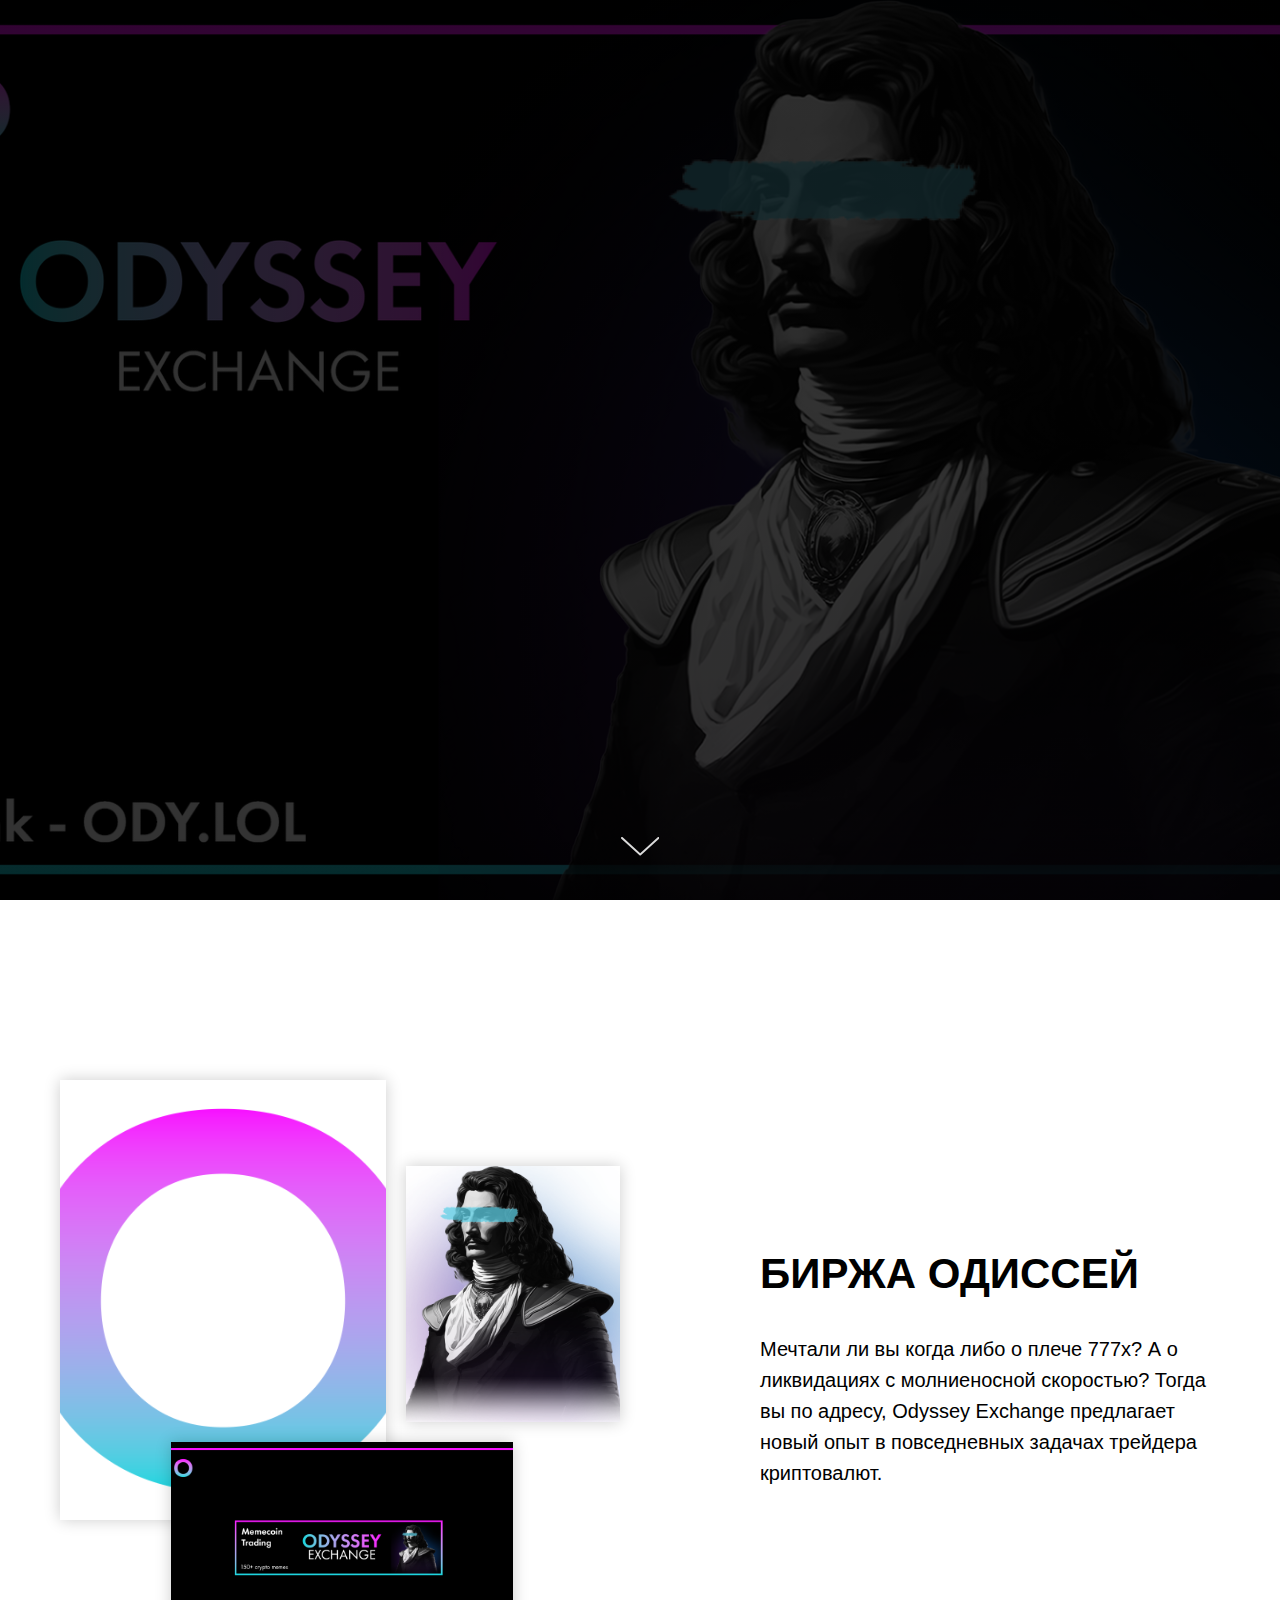
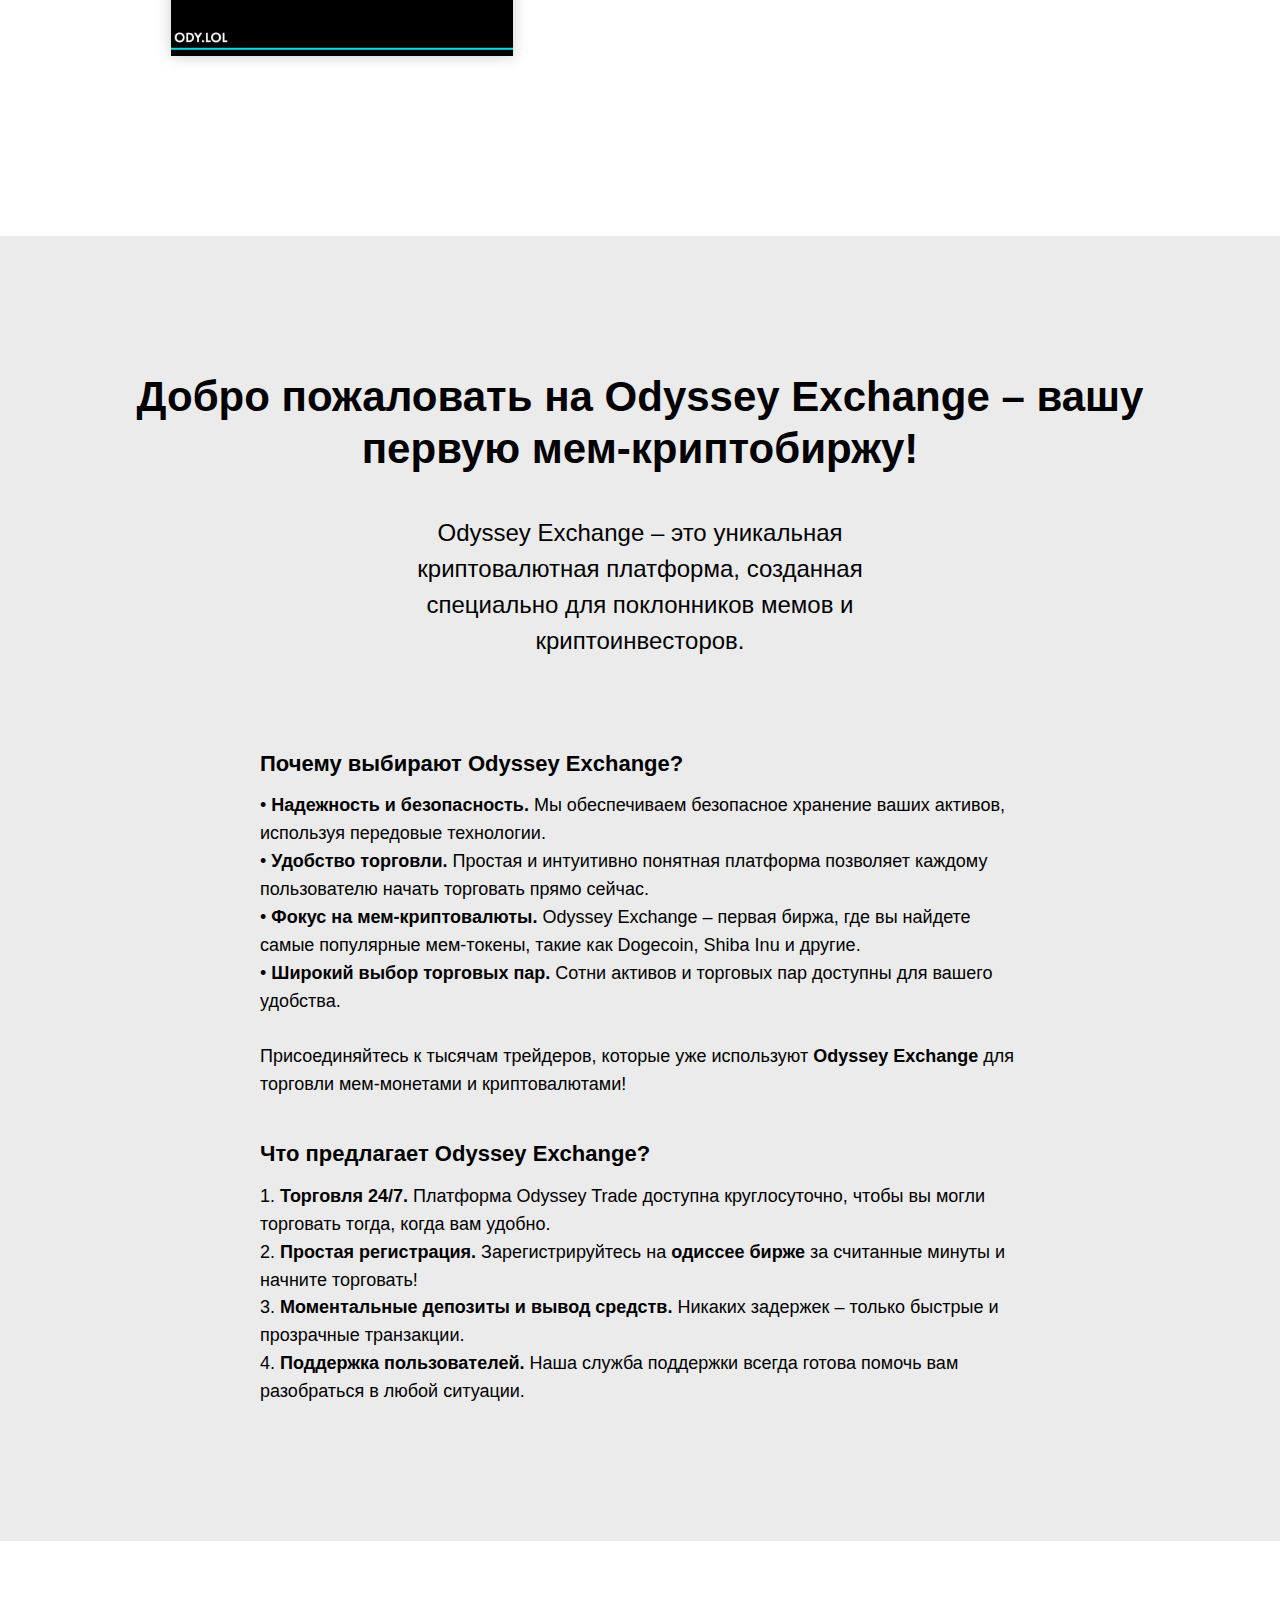
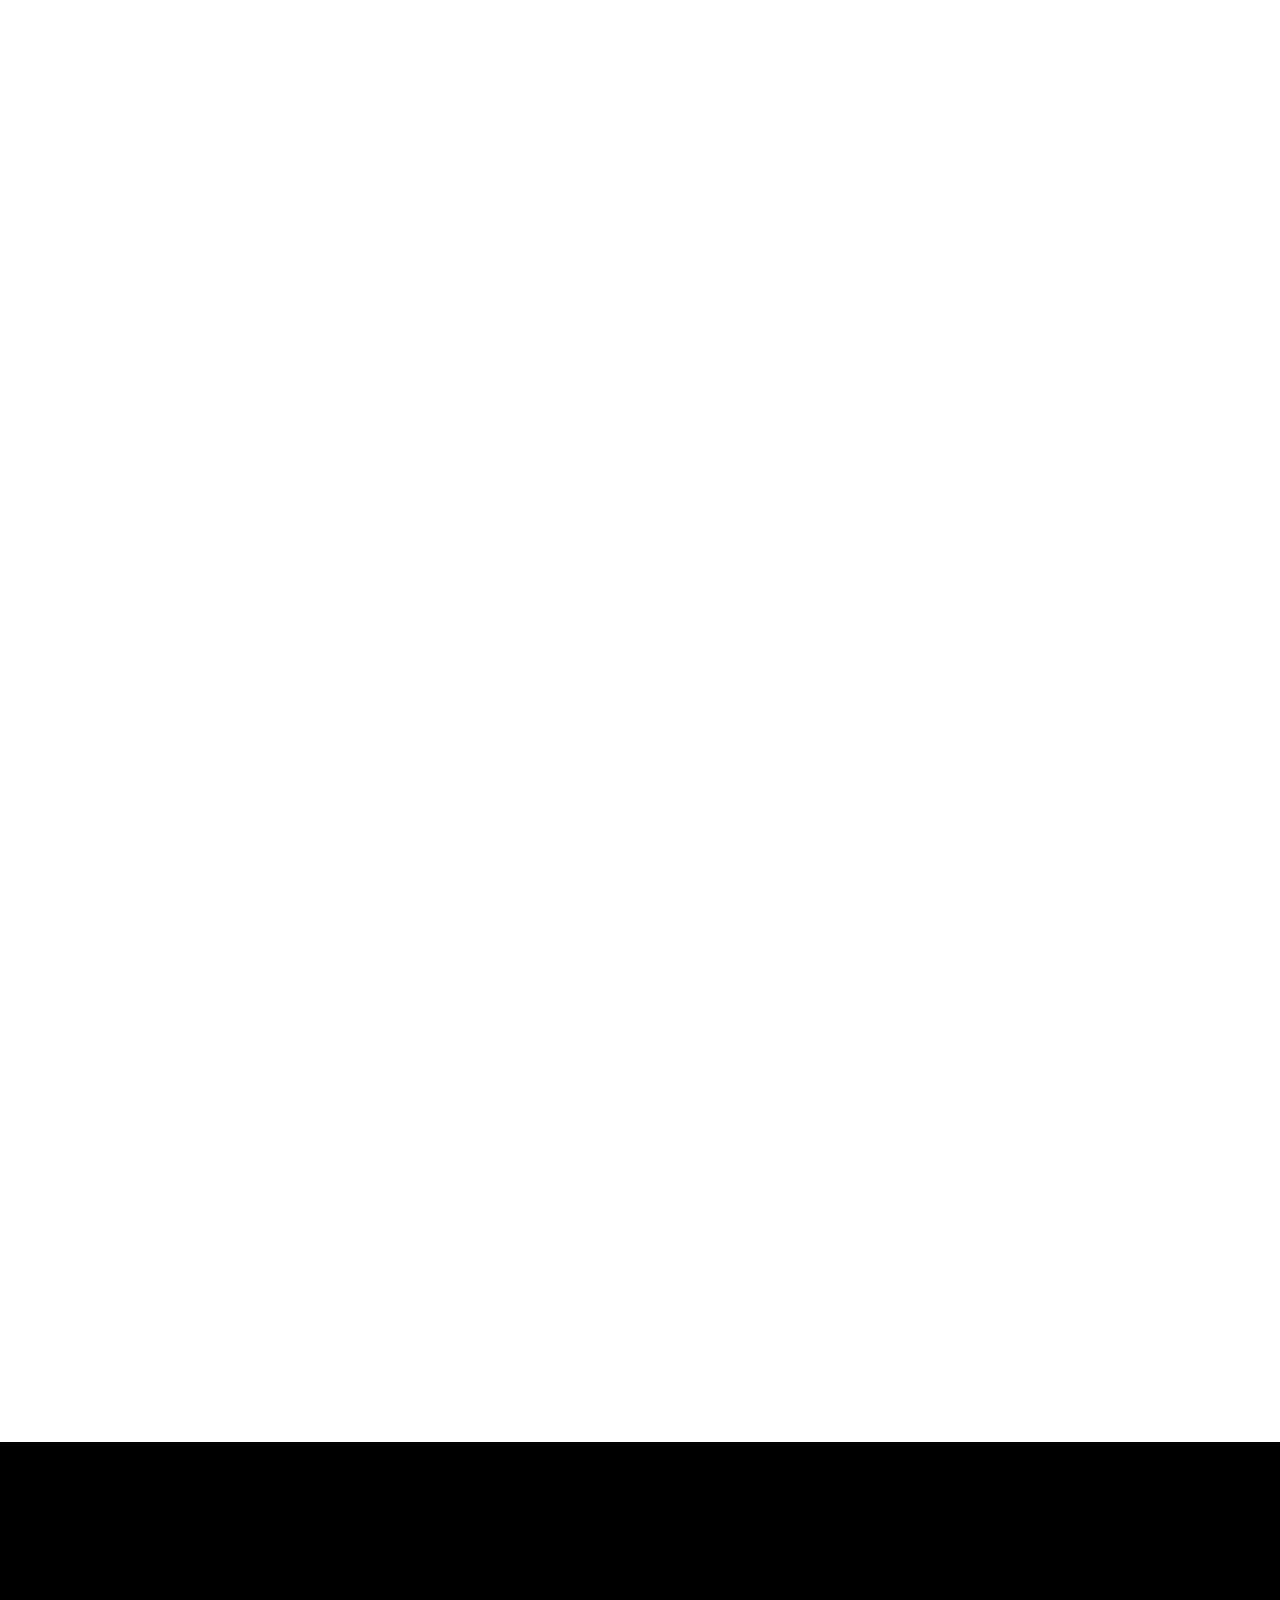
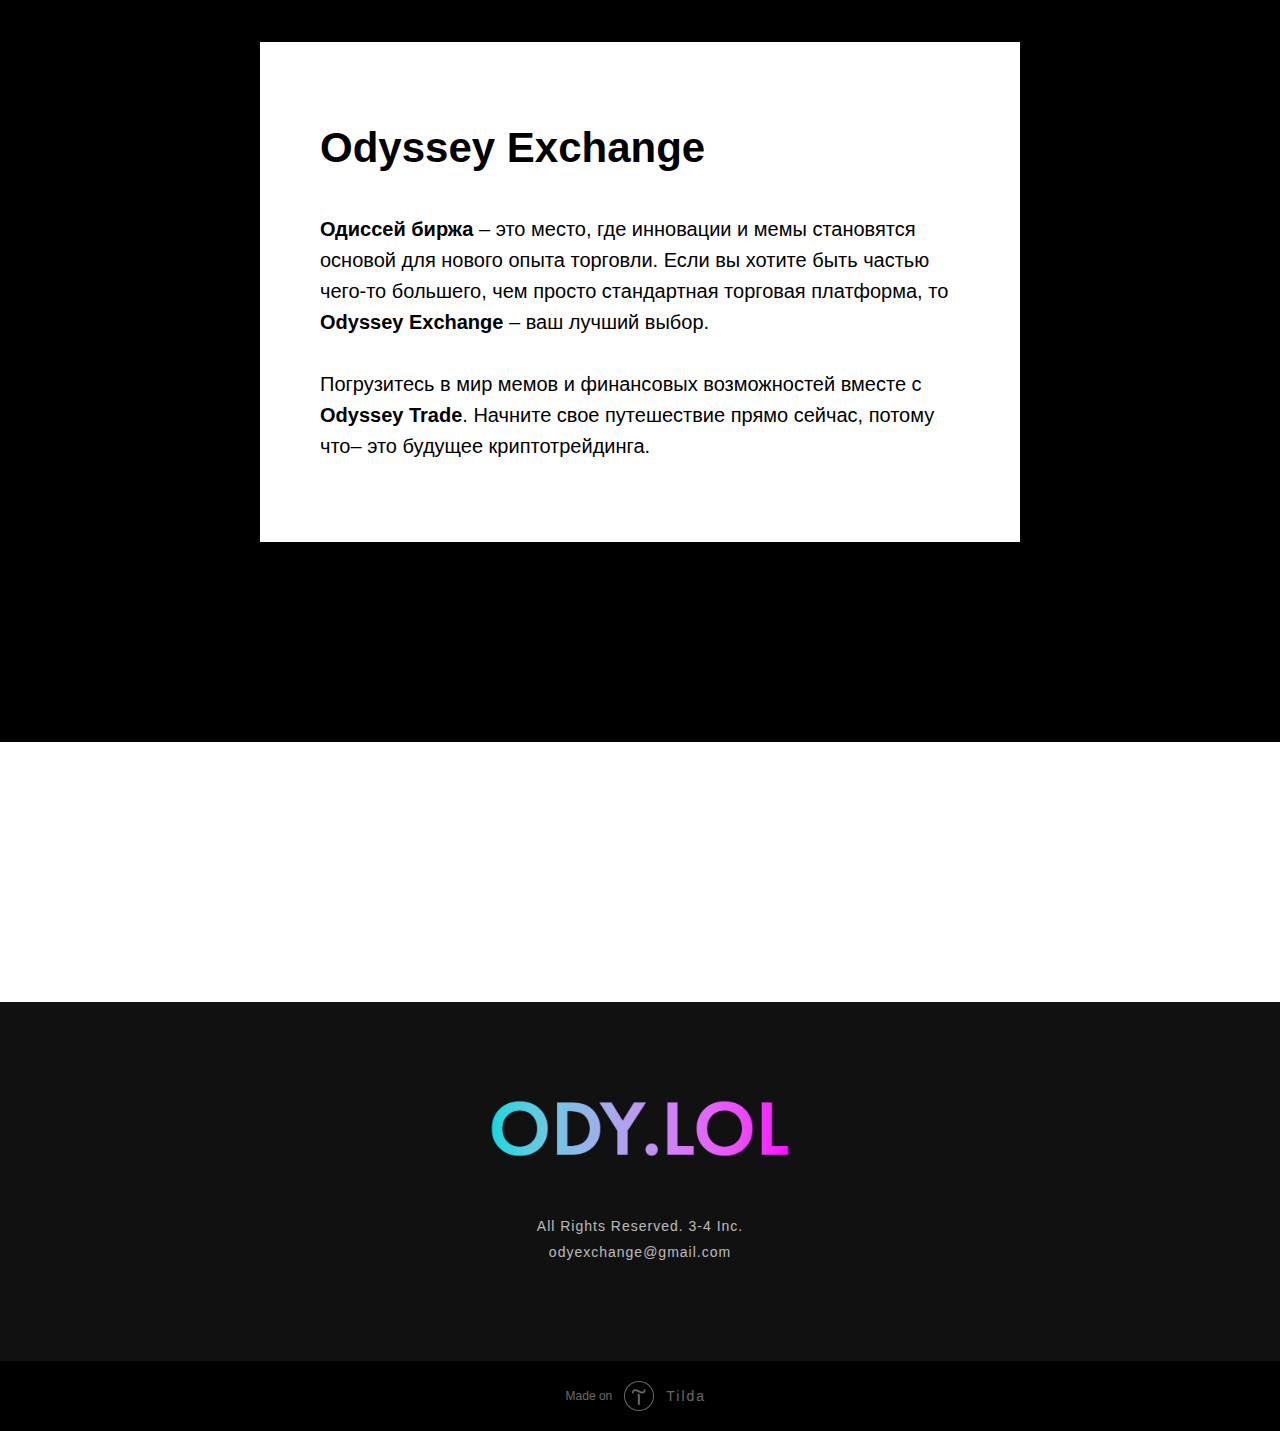
<file: index.html>
<!DOCTYPE html> <html lang="ru"> <head> <script type="application/ld+json">
{
  "@context": "https://schema.org",
  "@type": "Organization",
  "name": "Odyssey Exchange",
  "url": "https://odysseyexchange.ru",
  "logo": "https://odysseyexchange.ru/images/tild6462-3637-4561-a566-613938653139__odylolpng.png",
  "description": "Odyssey Exchange – это уникальная криптовалютная платформа, созданная специально для поклонников мемов и криптоинвесторов.",
  "email": "odyexchange@gmail.com",
  "sameAs": ["https://t.me/t_dmi3", "https://ody.lol"],
  "offers": {
    "@type": "Offer",
    "description": "Торговля криптовалютой с 0% спот комиссией и 10% возвратом с ликвидаций"
  },
  "knowsAbout": [
    "Криптовалютная торговля",
    "Мемкоины",
    "Спот торговля",
    "Фьючерсы"
  ]
}
</script> <meta charset="utf-8" /> <meta http-equiv="Content-Type" content="text/html; charset=utf-8" /> <meta name="viewport" content="width=device-width, initial-scale=1.0" /> <!--metatextblock--> <title>Odyssey Exchange - официальный сайт</title> <meta name="description" content="Odyssey Exchange – это уникальная криптовалютная платформа, созданная специально для поклонников мемов и криптоинвесторов." /> <meta name="keywords" content="odyssey exchange, odyssey trade, ody exchange, биржа одиссей" /> <meta property="og:url" content="https://odysseyexchange.ru" /> <meta property="og:title" content="Odyssey Exchange - официальный сайт" /> <meta property="og:description" content="Odyssey Exchange – это уникальная криптовалютная платформа, созданная специально для поклонников мемов и криптоинвесторов." /> <meta property="og:type" content="website" /> <meta property="og:image" content="images/tild3166-3731-4639-b265-623364326134__hero.png" /> <link rel="canonical" href="https://odysseyexchange.ru"> <!--/metatextblock--> <meta name="format-detection" content="telephone=no" /> <meta http-equiv="x-dns-prefetch-control" content="on"> <link rel="dns-prefetch" href="https://ws.tildacdn.com">  <link rel="icon" type="image/png" sizes="32x32" href="images/tild6363-6565-4833-b237-366235613861__favicon.png" media="(prefers-color-scheme: light)"/> <link rel="icon" type="image/png" sizes="32x32" href="images/tild3434-6362-4130-a462-323139653538__favicon.png" media="(prefers-color-scheme: dark)"/> <!-- Assets --> <script src="https://neo.tildacdn.com/js/tilda-fallback-1.0.min.js" async charset="utf-8"></script> <link rel="stylesheet" href="css/tilda-grid-3.0.min.css" type="text/css" media="all" onerror="this.loaderr='y';"/> <link rel="stylesheet" href="css/tilda-blocks-page60051249.min.css?t=1736332526" type="text/css" media="all" onerror="this.loaderr='y';" /> <link rel="stylesheet" href="css/tilda-animation-2.0.min.css" type="text/css" media="all" onerror="this.loaderr='y';" /> <link rel="stylesheet" href="css/tilda-cover-1.0.min.css" type="text/css" media="all" onerror="this.loaderr='y';" /> <link rel="stylesheet" href="css/tilda-cards-1.0.min.css" type="text/css" media="all" onerror="this.loaderr='y';" /> <link rel="stylesheet" href="css/fonts-tildasans.css" type="text/css" media="all" onerror="this.loaderr='y';" /> <script nomodule src="js/tilda-polyfill-1.0.min.js" charset="utf-8"></script> <script type="text/javascript">function t_onReady(func) {if(document.readyState!='loading') {func();} else {document.addEventListener('DOMContentLoaded',func);}}
function t_onFuncLoad(funcName,okFunc,time) {if(typeof window[funcName]==='function') {okFunc();} else {setTimeout(function() {t_onFuncLoad(funcName,okFunc,time);},(time||100));}}</script> <script src="js/tilda-scripts-3.0.min.js" charset="utf-8" defer onerror="this.loaderr='y';"></script> <script src="js/tilda-blocks-page60051249.min.js?t=1736332526" charset="utf-8" async onerror="this.loaderr='y';"></script> <script src="js/lazyload-1.3.min.export.js" charset="utf-8" async onerror="this.loaderr='y';"></script> <script src="js/tilda-animation-2.0.min.js" charset="utf-8" async onerror="this.loaderr='y';"></script> <script src="js/tilda-cover-1.0.min.js" charset="utf-8" async onerror="this.loaderr='y';"></script> <script src="js/tilda-cards-1.0.min.js" charset="utf-8" async onerror="this.loaderr='y';"></script> <script src="js/tilda-paint-icons.min.js" charset="utf-8" async onerror="this.loaderr='y';"></script> <script src="js/tilda-events-1.0.min.js" charset="utf-8" async onerror="this.loaderr='y';"></script> <script type="text/javascript">window.dataLayer=window.dataLayer||[];</script> <script type="text/javascript">(function() {if((/bot|google|yandex|baidu|bing|msn|duckduckbot|teoma|slurp|crawler|spider|robot|crawling|facebook/i.test(navigator.userAgent))===false&&typeof(sessionStorage)!='undefined'&&sessionStorage.getItem('visited')!=='y'&&document.visibilityState){var style=document.createElement('style');style.type='text/css';style.innerHTML='@media screen and (min-width: 980px) {.t-records {opacity: 0;}.t-records_animated {-webkit-transition: opacity ease-in-out .2s;-moz-transition: opacity ease-in-out .2s;-o-transition: opacity ease-in-out .2s;transition: opacity ease-in-out .2s;}.t-records.t-records_visible {opacity: 1;}}';document.getElementsByTagName('head')[0].appendChild(style);function t_setvisRecs(){var alr=document.querySelectorAll('.t-records');Array.prototype.forEach.call(alr,function(el) {el.classList.add("t-records_animated");});setTimeout(function() {Array.prototype.forEach.call(alr,function(el) {el.classList.add("t-records_visible");});sessionStorage.setItem("visited","y");},400);}
document.addEventListener('DOMContentLoaded',t_setvisRecs);}})();</script></head> <body class="t-body" style="margin:0;"> <!--allrecords--> <div id="allrecords" data-tilda-export="yes" class="t-records" data-hook="blocks-collection-content-node" data-tilda-project-id="11588601" data-tilda-page-id="60051249" data-tilda-formskey="7a7937856e5ecb29395e92b611588601" data-tilda-cookie="no" data-tilda-lazy="yes" data-tilda-project-lang="RU" data-tilda-root-zone="one"> <div id="rec840381506" class="r t-rec" style=" " data-animationappear="off" data-record-type="205"> <!-- cover --> <div class="t-cover" id="recorddiv840381506"bgimgfield="img"style="height:100vh;background-image:url('images/tild3161-6539-4565-b566-623339363136__-__resize__20x__odyyoutube.png');"> <div class="t-cover__carrier" id="coverCarry840381506"data-content-cover-id="840381506"data-content-cover-bg="images/tild3161-6539-4565-b566-623339363136__odyyoutube.png"data-display-changed="true"data-content-cover-height="100vh"data-content-cover-parallax="dynamic"data-content-use-image-for-mobile-cover=""style="height:100vh;background-attachment:scroll; "itemscope itemtype="http://schema.org/ImageObject"><meta itemprop="image" content="images/tild3161-6539-4565-b566-623339363136__odyyoutube.png"></div> <div class="t-cover__filter" style="height:100vh;background-image: -moz-linear-gradient(top, rgba(0,0,0,0.80), rgba(0,0,0,0.80));background-image: -webkit-linear-gradient(top, rgba(0,0,0,0.80), rgba(0,0,0,0.80));background-image: -o-linear-gradient(top, rgba(0,0,0,0.80), rgba(0,0,0,0.80));background-image: -ms-linear-gradient(top, rgba(0,0,0,0.80), rgba(0,0,0,0.80));background-image: linear-gradient(top, rgba(0,0,0,0.80), rgba(0,0,0,0.80));filter: progid:DXImageTransform.Microsoft.gradient(startColorStr='#33000000', endColorstr='#33000000');"></div> <div class="t-container"> <div class="t-width t-width_10" style="margin:0 auto;"> <div class="t-cover__wrapper t-valign_middle" style="height:100vh; position: relative;z-index:1;"> <div class="t182"> <div data-hook-content="covercontent"> <div class="t182__wrapper"> <div class="t182__title t-title t-title_xl t-animate" data-animate-style="fadeinup" data-animate-group="yes" field="title">Odyssey Exchange</div> <div class="t182__descr t-descr t-descr_lg t-animate" data-animate-style="fadeinup" data-animate-group="yes" field="descr">Первая мемкоин биржа, надежные и быстрые ликвидации !</div> <div class="t182__buttons"> <div class="t-btnwrapper t182__btnwrapper t-animate" data-animate-style="fadeinup" data-animate-group="yes"> <a href="https://ody.lol" target="" class="t182__btn t-btn t-btn_md " style="color:#ffffff;background-color:#2971f5;border-radius:30px; -moz-border-radius:30px; -webkit-border-radius:30px;" data-buttonfieldset="button"> <table role="presentation" style="width:100%; height:100%;"> <tr> <td data-field="buttontitle">Перейти на биржу</td> </tr> </table> </a> </div> </div> </div> </div> </div> </div> </div> </div> <!-- arrow --> <div class="t-cover__arrow"><div class="t-cover__arrow-wrapper t-cover__arrow-wrapper_animated"><div class="t-cover__arrow_mobile"><svg role="presentation" class="t-cover__arrow-svg" style="fill:#dbdbdb;" x="0px" y="0px" width="38.417px" height="18.592px" viewBox="0 0 38.417 18.592" style="enable-background:new 0 0 38.417 18.592;"><g><path d="M19.208,18.592c-0.241,0-0.483-0.087-0.673-0.261L0.327,1.74c-0.408-0.372-0.438-1.004-0.066-1.413c0.372-0.409,1.004-0.439,1.413-0.066L19.208,16.24L36.743,0.261c0.411-0.372,1.042-0.342,1.413,0.066c0.372,0.408,0.343,1.041-0.065,1.413L19.881,18.332C19.691,18.505,19.449,18.592,19.208,18.592z"/></g></svg></div></div></div> <!-- arrow --> </div> <style>@media (hover:hover),(min-width:0\0) {#rec840381506 .t-btn:not(.t-animate_no-hover):hover {color:#2971f5 !important;background-color:#ffffff !important;}#rec840381506 .t-btn:not(.t-animate_no-hover):focus-visible {color:#2971f5 !important;background-color:#ffffff !important;}#rec840381506 .t-btn:not(.t-animate_no-hover) {transition-property:background-color,color,border-color,box-shadow;transition-duration:0.2s;transition-timing-function:ease-in-out;}#rec840381506 .t-btntext:not(.t-animate_no-hover):hover {color:#2971f5 !important;}#rec840381506 .t-btntext:not(.t-animate_no-hover):focus-visible {color:#2971f5 !important;}}</style> <style> @media screen and (min-width:900px){#rec840381506 .t182__title{font-size:58px;}}</style> </div> <div id="rec840381507" class="r t-rec t-rec_pt_180 t-rec_pb_180" style="padding-top:180px;padding-bottom:180px; " data-animationappear="off" data-record-type="677"> <!-- T677 --> <div class="t677"> <div class="t-container t-container_flex"> <div class="t677__col t-col t-col_6 "> <div class="t677__row t677__row_3-images"> <div class="t677__tile t677__tile_left" itemscope itemtype="http://schema.org/ImageObject"> <meta itemprop="image" content="images/tild3339-6530-4535-b363-376332653735__o-letterody.png"> <div class="t677__bgimg t677__bgimg_1 t-bgimg" data-original="images/tild3339-6530-4535-b363-376332653735__o-letterody.png"
style="background-image:url('images/tild3339-6530-4535-b363-376332653735__-__resizeb__20x__o-letterody.png');"></div> </div> <div class="t677__tile t677__tile_right"> <div class="t677__wrapper t677__wrapper_top" itemscope itemtype="http://schema.org/ImageObject"> <meta itemprop="image" content="images/tild6337-3936-4232-a236-333936393436__hero.png"> <div class="t677__bgimg t677__bgimg_2 t-bgimg" data-original="images/tild6337-3936-4232-a236-333936393436__hero.png"
style="background-image:url('images/tild6337-3936-4232-a236-333936393436__-__resizeb__20x__hero.png');"></div> </div> <div class="t677__wrapper t677__wrapper_bottom" itemscope itemtype="http://schema.org/ImageObject"> <meta itemprop="image" content="images/tild3263-3936-4463-a136-306535373461__youtubep5.png"> <div class="t677__bgimg t677__bgimg_3 t-bgimg" data-original="images/tild3263-3936-4463-a136-306535373461__youtubep5.png"
style="background-image:url('images/tild3263-3936-4463-a136-306535373461__-__resizeb__20x__youtubep5.png');"></div> </div> </div> </div> <div class="t677__bgimg t677__bgimg_3_mobile t-bgimg" data-original="images/tild3263-3936-4463-a136-306535373461__youtubep5.png"
style="background-image:url('images/tild3263-3936-4463-a136-306535373461__-__resizeb__20x__youtubep5.png');"> </div> </div> <div class="t677__col t-col t-col_5 t-prefix_1 t677__top-indent"> <div class="t677__textwrapper t-align_left"> <div class="t677__content t-valign_middle"> <div class="t677__title t-title t-title_xs " field="title">Биржа одиссей</div> <div class="t677__descr t-descr t-descr_md " field="descr">Мечтали ли вы когда либо о плече 777х? А о ликвидациях с молниеносной скоростью? Тогда вы по адресу, Odyssey Exchange предлагает новый опыт в повседневных задачах трейдера криптовалют. </div> </div> </div> </div> </div> </div> <style> #rec840381507 .t677__title{text-transform:uppercase;}</style> <style>#rec840381507 .t677__bgimg {box-shadow:0px 0px 15px rgba(0,0,0,0.2);}</style> </div> <div id="rec840381508" class="r t-rec t-rec_pt_135 t-rec_pb_135" style="padding-top:135px;padding-bottom:135px;background-color:#ebebeb; " data-animationappear="off" data-record-type="846" data-bg-color="#ebebeb"> <!-- t846 --> <div class="t846"> <div class="t-section__container t-container t-container_flex"> <div class="t-col t-col_12 "> <div
class="t-section__title t-title t-title_xs t-align_center t-margin_auto"
field="btitle"> <strong>Добро пожаловать на Odyssey Exchange – вашу первую мем-криптобиржу!</strong> </div> <div
class="t-section__descr t-descr t-descr_xl t-align_center t-margin_auto"
field="bdescr">
Odyssey Exchange – это уникальная криптовалютная платформа, созданная специально для поклонников мемов и криптоинвесторов.
</div> </div> </div> <style>.t-section__descr {max-width:560px;}#rec840381508 .t-section__title {margin-bottom:40px;}#rec840381508 .t-section__descr {margin-bottom:90px;}@media screen and (max-width:960px) {#rec840381508 .t-section__title {margin-bottom:20px;}#rec840381508 .t-section__descr {margin-bottom:45px;}}</style> <div class="t846__container t-card__container t-container"> <div class="t846__col t-item t-col t-col_8 t-prefix_2 t-item"> <div class="t-card__col t-card__col_withoutbtn"> <div class="t-cell t-valign_top"> </div> <div class="t846__textwrapper t-cell t-valign_top" style=""> <div class="t-card__title t-name t-name_lg t846__bottommargin" field="li_title__1318064840010"> <strong>Почему выбирают Odyssey Exchange?</strong> </div> <div class="t-card__descr t-descr t-descr_sm" field="li_descr__1318064840010">
• <strong>Надежность и безопасность.</strong> Мы обеспечиваем безопасное хранение ваших активов, используя передовые технологии.<br /> • <strong>Удобство торговли.</strong> Простая и интуитивно понятная платформа позволяет каждому пользователю начать торговать прямо сейчас.<br /> • <strong>Фокус на мем-криптовалюты.</strong> Odyssey Exchange – первая биржа, где вы найдете самые популярные мем-токены, такие как Dogecoin, Shiba Inu и другие.<br /> • <strong>Широкий выбор торговых пар.</strong> Сотни активов и торговых пар доступны для вашего удобства.<br /><br />Присоединяйтесь к тысячам трейдеров, которые уже используют <strong>Odyssey Exchange</strong> для торговли мем-монетами и криптовалютами!
</div> </div> </div> </div> <div class="t-clear t846__separator" style="margin-bottom:40px;"></div> <div class="t846__col t-item t-col t-col_8 t-prefix_2 t-item"> <div class="t-card__col t-card__col_withoutbtn"> <div class="t-cell t-valign_top"> </div> <div class="t846__textwrapper t-cell t-valign_top" style=""> <div class="t-card__title t-name t-name_lg t846__bottommargin" field="li_title__1328064840011"> <strong>Что предлагает Odyssey Exchange?</strong> </div> <div class="t-card__descr t-descr t-descr_sm" field="li_descr__1328064840011">
1. <strong>Торговля 24/7.</strong> Платформа Odyssey Trade доступна круглосуточно, чтобы вы могли торговать тогда, когда вам удобно.<br /> 2. <strong>Простая регистрация.</strong> Зарегистрируйтесь на <strong>одиссее бирже</strong> за считанные минуты и начните торговать!<br /> 3. <strong>Моментальные депозиты и вывод средств.</strong> Никаких задержек – только быстрые и прозрачные транзакции.<br /> 4. <strong>Поддержка пользователей.</strong> Наша служба поддержки всегда готова помочь вам разобраться в любой ситуации.
</div> </div> </div> </div> </div> </div> <script>t_onReady(function() {t_onFuncLoad('t846_init',function() {t846_init('840381508');});});</script> </div> <div id="rec848570150" class="r t-rec t-rec_pt_90 t-rec_pb_90" style="padding-top:90px;padding-bottom:90px; " data-record-type="191"> <!-- T142 --> <div class="t142"> <div class="t-container_100"> <div class="t142__wrapone"> <div class="t142__wraptwo"> <a class="t-btn t142__submit t142__submit_size_lg t-animate"
href="https://ody.lol" rel="nofollow" target="_blank" data-animate-style="fadeinup"
style="color:#0d42eb;border:3px solid #272727;border-radius:30px; -moz-border-radius:30px; -webkit-border-radius:30px;box-shadow:0px 2px 3px rgba(0,11,48,0.25);" data-buttonfieldset="button" data-btneffects-first="btneffects-flash"> <span class="t142__text">Перейти на биржу</span> </a> </div> </div> </div> </div> <script>t_onReady(function() {t_onFuncLoad('t142_checkSize',function() {t142_checkSize('848570150');});});window.addEventListener('load',function() {t_onFuncLoad('t142_checkSize',function() {t142_checkSize('848570150');});});</script> <style>#rec848570150 .t-btn[data-btneffects-first],#rec848570150 .t-btn[data-btneffects-second],#rec848570150 .t-btn[data-btneffects-third],#rec848570150 .t-submit[data-btneffects-first],#rec848570150 .t-submit[data-btneffects-second],#rec848570150 .t-submit[data-btneffects-third]{position:relative;overflow:hidden;isolation:isolate;}#rec848570150 .t-btn[data-btneffects-first="btneffects-flash"] .t-btn_wrap-effects,#rec848570150 .t-submit[data-btneffects-first="btneffects-flash"] .t-btn_wrap-effects{position:absolute;top:0;left:0;width:100%;height:100%;-webkit-transform:translateX(-85px);-ms-transform:translateX(-85px);transform:translateX(-85px);-webkit-animation-name:flash;animation-name:flash;-webkit-animation-duration:3s;animation-duration:3s;-webkit-animation-timing-function:linear;animation-timing-function:linear;-webkit-animation-iteration-count:infinite;animation-iteration-count:infinite;}#rec848570150 .t-btn[data-btneffects-first="btneffects-flash"] .t-btn_wrap-effects_md,#rec848570150 .t-submit[data-btneffects-first="btneffects-flash"] .t-btn_wrap-effects_md{-webkit-animation-name:flash-md;animation-name:flash-md;}#rec848570150 .t-btn[data-btneffects-first="btneffects-flash"] .t-btn_wrap-effects_lg,#rec848570150 .t-submit[data-btneffects-first="btneffects-flash"] .t-btn_wrap-effects_lg{-webkit-animation-name:flash-lg;animation-name:flash-lg;}#rec848570150 .t-btn[data-btneffects-first="btneffects-flash"] .t-btn_effects,#rec848570150 .t-submit[data-btneffects-first="btneffects-flash"] .t-btn_effects{background:-webkit-gradient(linear,left top,right top,from(rgba(255,255,255,.1)),to(rgba(255,255,255,.4)));background:-webkit-linear-gradient(left,rgba(255,255,255,.1),rgba(255,255,255,.4));background:-o-linear-gradient(left,rgba(255,255,255,.1),rgba(255,255,255,.4));background:linear-gradient(90deg,rgba(255,255,255,.1),rgba(255,255,255,.4));width:45px;height:100%;position:absolute;top:0;left:30px;-webkit-transform:skewX(-45deg);-ms-transform:skewX(-45deg);transform:skewX(-45deg);}@-webkit-keyframes flash{20%{-webkit-transform:translateX(100%);transform:translateX(100%);}100%{-webkit-transform:translateX(100%);transform:translateX(100%);}}@keyframes flash{20%{-webkit-transform:translateX(100%);transform:translateX(100%);}100%{-webkit-transform:translateX(100%);transform:translateX(100%);}}@-webkit-keyframes flash-md{30%{-webkit-transform:translateX(100%);transform:translateX(100%);}100%{-webkit-transform:translateX(100%);transform:translateX(100%);}}@keyframes flash-md{30%{-webkit-transform:translateX(100%);transform:translateX(100%);}100%{-webkit-transform:translateX(100%);transform:translateX(100%);}}@-webkit-keyframes flash-lg{40%{-webkit-transform:translateX(100%);transform:translateX(100%);}100%{-webkit-transform:translateX(100%);transform:translateX(100%);}}@keyframes flash-lg{40%{-webkit-transform:translateX(100%);transform:translateX(100%);}100%{-webkit-transform:translateX(100%);transform:translateX(100%);}}</style> <script>t_onReady(function() {var rec=document.getElementById('rec848570150');if(!rec) return;var firstButton=rec.querySelectorAll('.t-btn[data-btneffects-first], .t-submit[data-btneffects-first]');Array.prototype.forEach.call(firstButton,function(button) {button.insertAdjacentHTML('beforeend','<div class="t-btn_wrap-effects"><div class="t-btn_effects"></div></div>');var buttonEffect=button.querySelector('.t-btn_wrap-effects');if(button.offsetWidth>230) {buttonEffect.classList.add('t-btn_wrap-effects_md');};if(button.offsetWidth>750) {buttonEffect.classList.remove('t-btn_wrap-effects_md');buttonEffect.classList.add('t-btn_wrap-effects_lg');}});});</script> </div> <div id="rec840385502" class="r t-rec t-rec_pt_150 t-rec_pb_150" style="padding-top:150px;padding-bottom:150px; " data-record-type="508"> <!-- t508 --> <div class="t508"> <div class="t-section__container t-container t-container_flex"> <div class="t-col t-col_12 "> <h1
class="t-section__title t-title t-title_xs t-align_center t-margin_auto"
field="btitle">
Наши преимущества
</h1> </div> </div> <style>.t-section__descr {max-width:560px;}#rec840385502 .t-section__title {margin-bottom:90px;}#rec840385502 .t-section__descr {}@media screen and (max-width:960px) {#rec840385502 .t-section__title {margin-bottom:45px;}}</style> <ul role="list" class="t508__container t-container"> <li class="t-col t-col_8 t-prefix_2 t-item t-list__item "> <div class="t-cell t-valign_top"> <div class="t508__bgimg t-bgimg"
imgfield="li_img__7427320723000" data-original="images/lib__icons__bullets__check2_thin.svg" data-color="#1f5bff"
style=" background-image: url('images/lib__icons__bullets__check2_thin.svg');"
itemscope itemtype="http://schema.org/ImageObject"> <meta itemprop="image" content="images/lib__icons__bullets__check2_thin.svg"> </div> </div> <div class="t508__textwrapper t-cell t-valign_top"> <h2 class="t-name t-name_md t508__bottommargin" field="li_title__7427320723000">777x плечо</h2> <div class="t508__descr t-descr t-descr_sm" field="li_descr__7427320723000">Первая CEX биржа с плечом 777х, что гарантирует моментальную и безотлагательную ликвидацию вашего депозита!</div> </div> </li> <li class="t-col t-col_8 t-prefix_2 t-item t-list__item "> <div class="t-cell t-valign_top"> <div class="t508__bgimg t-bgimg"
imgfield="li_img__7427320723001" data-original="images/lib__icons__bullets__check2_thin.svg" data-color="#1f5bff"
style=" background-image: url('images/lib__icons__bullets__check2_thin.svg');"
itemscope itemtype="http://schema.org/ImageObject"> <meta itemprop="image" content="images/lib__icons__bullets__check2_thin.svg"> </div> </div> <div class="t508__textwrapper t-cell t-valign_top"> <h2 class="t-name t-name_md t508__bottommargin" field="li_title__7427320723001">0% спот комиссия</h2> <div class="t508__descr t-descr t-descr_sm" field="li_descr__7427320723001">Мы даем вам 0% спот комиссии, ведь какая разница, все равно сольете депозит на фьючах!</div> </div> </li> <li class="t-col t-col_8 t-prefix_2 t-item t-list__item "> <div class="t-cell t-valign_top"> <div class="t508__bgimg t-bgimg"
imgfield="li_img__7427320723002" data-original="images/lib__icons__bullets__check2_thin.svg" data-color="#1f5bff"
style=" background-image: url('images/lib__icons__bullets__check2_thin.svg');"
itemscope itemtype="http://schema.org/ImageObject"> <meta itemprop="image" content="images/lib__icons__bullets__check2_thin.svg"> </div> </div> <div class="t508__textwrapper t-cell t-valign_top"> <h2 class="t-name t-name_md t508__bottommargin" field="li_title__7427320723002">10% liquidations return</h2> <div class="t508__descr t-descr t-descr_sm" field="li_descr__7427320723002">Но не беда, ведь мы всегда вернем вам 10% с вашей ликвидации, поэтому можно торговать без страха и риска остаться без вискаса.</div> </div> </li> </ul> </div> <script>t_onReady(function() {t_onFuncLoad('t__paintIcons',function() {t__paintIcons('840385502','.t508__img, .t508__bgimg');});});</script> </div> <div id="rec840390692" class="r t-rec t-rec_pt_60 t-rec_pb_60" style="padding-top:60px;padding-bottom:60px; " data-record-type="106"> <!-- T004 --> <div class="t004"> <div class="t-container "> <div class="t-col t-col_8 t-prefix_2"> <div
class="t-text t-text_md "><strong>Как начать торговать на Odyssey Exchange?</strong><br />1. Создайте аккаунт на <strong>odyssey бирже</strong>.<br />2. Пополните баланс с помощью криптовалют или фиатных средств.<br />3. Выберите интересующую вас торговую пару и начните торговлю на платформе <strong>Odyssey Trade</strong>.<br />4. Снимайте прибыль легко и быстро благодаря удобным инструментам вывода.<br /><br />Odyssey Exchange – это не просто биржа, это новый способ трейдинга, который принесет удовольствие и выгоду каждому участнику.</div> </div> </div> </div> </div> <div id="rec840390801" class="r t-rec" style=" " data-animationappear="off" data-record-type="232"> <!-- cover --> <div class="t-cover" id="recorddiv840390801"bgimgfield="img"style="height:100vh;background-image:url('images/tild3134-3064-4836-b930-643464376536__-__resize__20x__tx15-fish-img.jpg');"> <div class="t-cover__carrier" id="coverCarry840390801"data-content-cover-id="840390801"data-content-cover-bg="images/tild3134-3064-4836-b930-643464376536__tx15-fish-img.jpg"data-display-changed="true"data-content-cover-height="100vh"data-content-cover-parallax="fixed"data-content-use-image-for-mobile-cover=""style="height:100vh; "itemscope itemtype="http://schema.org/ImageObject"><meta itemprop="image" content="images/tild3134-3064-4836-b930-643464376536__tx15-fish-img.jpg"></div> <div class="t-cover__filter" style="height:100vh;background-image: -moz-linear-gradient(top, rgba(0,0,0,0.70), rgba(0,0,0,0.70));background-image: -webkit-linear-gradient(top, rgba(0,0,0,0.70), rgba(0,0,0,0.70));background-image: -o-linear-gradient(top, rgba(0,0,0,0.70), rgba(0,0,0,0.70));background-image: -ms-linear-gradient(top, rgba(0,0,0,0.70), rgba(0,0,0,0.70));background-image: linear-gradient(top, rgba(0,0,0,0.70), rgba(0,0,0,0.70));filter: progid:DXImageTransform.Microsoft.gradient(startColorStr='#4c000000', endColorstr='#4c000000');"></div> <div class="t203"> <div class="t-container"> <div class="t-col t-col_8 t-prefix_2"> <div class="t-cover__wrapper t-valign_middle" style="height:100vh;"> <div data-hook-content="covercontent"> <div class="t203__wrapper"> <div class="t203__textwrapper"> <div class="t203__title t-title t-title_xs" field="title">Odyssey Exchange</div> <div class="t203__text t-text t-text_md" field="text"><strong>Одиссей биржа</strong> – это место, где инновации и мемы становятся основой для нового опыта торговли. Если вы хотите быть частью чего-то большего, чем просто стандартная торговая платформа, то <strong>Odyssey Exchange</strong> – ваш лучший выбор.<br /><br />Погрузитесь в мир мемов и финансовых возможностей вместе с <strong>Odyssey Trade</strong>. Начните свое путешествие прямо сейчас, потому что– это будущее криптотрейдинга.</div> </div> </div> </div> </div> </div> </div> </div> </div> </div> <div id="rec840381509" class="r t-rec" style=" " data-record-type="215"> <a name="Odyssey" style="font-size:0;"></a> </div> <div id="rec848571583" class="r t-rec t-rec_pt_90 t-rec_pb_90" style="padding-top:90px;padding-bottom:90px; " data-record-type="208"> <!-- T142A --> <div class="t142A"> <div class="t-container_100"> <div class="t142A__wrapone"> <div class="t142A__wraptwo"> <a class="t142A__btn t-btn t-btn_md"
href="https://ody.lol" target=""
style="color:#ffffff;background-color:#199c68;" data-buttonfieldset="button"> <span>Перейти на биржу</span> </a> <a class="t142A__btn t-btn t-btn_md"
href="https://t.me/t_dmi3" target=""
style="color:#000000;border:3px solid #000000;" data-buttonfieldset="button2"> <span>Партнерство и листинги</span> </a> </div> </div> </div> </div> </div> <div id="rec840385834" class="r t-rec t-rec_pt_90 t-rec_pb_90" style="padding-top:90px;padding-bottom:90px;background-color:#111111; " data-animationappear="off" data-record-type="144" data-bg-color="#111111"> <!-- T134 --> <div class="t134"> <div class="t-container"> <div class="t-col t-col_10 t-prefix_1"> <a class="t134__link" href="https://ody.lol" target="_blank"> <img class="t134__img"
src="images/tild6462-3637-4561-a566-613938653139__odylolpng.png"
imgfield="img"
alt=""> </a> <div class="t134__descr" field="descr"><br /> All Rights Reserved. 3-4 Inc.<br />odyexchange@gmail.com</div> </div> </div> </div> <style>#rec840385834 .t134__title,#rec840385834 .t134__descr{color:#ffffff;}</style> </div> </div> <!--/allrecords--> <!-- Tilda copyright. Don't remove this line --><div class="t-tildalabel " id="tildacopy" data-tilda-sign="11588601#60051249"><a href="https://tilda.cc/" class="t-tildalabel__link"><div class="t-tildalabel__wrapper"><div class="t-tildalabel__txtleft">Made on </div><div class="t-tildalabel__wrapimg"><img src="images/tildacopy.png" class="t-tildalabel__img" fetchpriority="low" alt=""></div><div class="t-tildalabel__txtright">Tilda</div></div></a></div> <!-- Stat --> <script type="text/javascript">if(!window.mainTracker) {window.mainTracker='tilda';}
window.tildastatcookie='no';setTimeout(function(){(function(d,w,k,o,g) {var n=d.getElementsByTagName(o)[0],s=d.createElement(o),f=function(){n.parentNode.insertBefore(s,n);};s.type="text/javascript";s.async=true;s.key=k;s.id="tildastatscript";s.src=g;if(w.opera=="[object Opera]") {d.addEventListener("DOMContentLoaded",f,false);} else {f();}})(document,window,'35536d9658205f2404dd9cec88389302','script','js/tilda-stat-1.0.min.js');},2000);</script> </body> </html>
</file>
<file: css/fonts-tildasans.css>
@font-face {
  font-family: 'TildaSans';
  font-style: normal;
  font-weight: 250 1000;
  src: url('https://static.tildacdn.com/fonts/tildasans/TildaSans-VF.woff2') format('woff2-variations'),
       url('https://static.tildacdn.com/fonts/tildasans/TildaSans-VF.woff') format('woff-variations');     
}
@font-face {
  font-family: 'TildaSans';
  font-style: normal;
  font-weight: 300;
  src: url('https://static.tildacdn.com/fonts/tildasans/TildaSans-Light.eot');
  src: url('https://static.tildacdn.com/fonts/tildasans/TildaSans-Light.eot?#iefix') format('embedded-opentype'),
       url('https://static.tildacdn.com/fonts/tildasans/TildaSans-VF.woff2') format('woff2-variations'),
       url('https://static.tildacdn.com/fonts/tildasans/TildaSans-VF.woff') format('woff-variations'),
       url('https://static.tildacdn.com/fonts/tildasans/TildaSans-Light.woff2') format('woff2'),
       url('https://static.tildacdn.com/fonts/tildasans/TildaSans-Light.woff') format('woff');
}
@font-face {
  font-family: 'TildaSans';
  font-style: normal;
  font-weight: 400;
  src: url('https://static.tildacdn.com/fonts/tildasans/TildaSans-Regular.eot');
  src: url('https://static.tildacdn.com/fonts/tildasans/TildaSans-Regular.eot?#iefix') format('embedded-opentype'),
       url('https://static.tildacdn.com/fonts/tildasans/TildaSans-VF.woff2') format('woff2-variations'),
       url('https://static.tildacdn.com/fonts/tildasans/TildaSans-VF.woff') format('woff-variations'),  
       url('https://static.tildacdn.com/fonts/tildasans/TildaSans-Regular.woff2') format('woff2'),
       url('https://static.tildacdn.com/fonts/tildasans/TildaSans-Regular.woff') format('woff');
}
@font-face {
  font-family: 'TildaSans';
  font-style: normal;
  font-weight: 500;
  src: url('https://static.tildacdn.com/fonts/tildasans/TildaSans-Medium.eot');
  src: url('https://static.tildacdn.com/fonts/tildasans/TildaSans-Medium.eot?#iefix') format('embedded-opentype'),
       url('https://static.tildacdn.com/fonts/tildasans/TildaSans-VF.woff2') format('woff2-variations'),
       url('https://static.tildacdn.com/fonts/tildasans/TildaSans-VF.woff') format('woff-variations'),  
       url('https://static.tildacdn.com/fonts/tildasans/TildaSans-Medium.woff2') format('woff2'),
       url('https://static.tildacdn.com/fonts/tildasans/TildaSans-Medium.woff') format('woff');
}
@font-face {
  font-family: 'TildaSans';
  font-style: normal;
  font-weight: 600;
  src: url('https://static.tildacdn.com/fonts/tildasans/TildaSans-Semibold.eot');
  src: url('https://static.tildacdn.com/fonts/tildasans/TildaSans-Semibold.eot?#iefix') format('embedded-opentype'),
       url('https://static.tildacdn.com/fonts/tildasans/TildaSans-VF.woff2') format('woff2-variations'),
       url('https://static.tildacdn.com/fonts/tildasans/TildaSans-VF.woff') format('woff-variations'),  
       url('https://static.tildacdn.com/fonts/tildasans/TildaSans-Semibold.woff2') format('woff2'),
       url('https://static.tildacdn.com/fonts/tildasans/TildaSans-Semibold.woff') format('woff');
}
@font-face {
  font-family: 'TildaSans';
  font-style: normal;
  font-weight: 700;
  src: url('https://static.tildacdn.com/fonts/tildasans/TildaSans-Bold.eot');
  src: url('https://static.tildacdn.com/fonts/tildasans/TildaSans-Bold.eot?#iefix') format('embedded-opentype'),
       url('https://static.tildacdn.com/fonts/tildasans/TildaSans-VF.woff2') format('woff2-variations'),
       url('https://static.tildacdn.com/fonts/tildasans/TildaSans-VF.woff') format('woff-variations'),  
       url('https://static.tildacdn.com/fonts/tildasans/TildaSans-Bold.woff2') format('woff2'),
       url('https://static.tildacdn.com/fonts/tildasans/TildaSans-Bold.woff') format('woff');
}
@font-face {
  font-family: 'TildaSans';
  font-style: normal;
  font-weight: 800;
  src: url('https://static.tildacdn.com/fonts/tildasans/TildaSans-Extrabold.eot');
  src: url('https://static.tildacdn.com/fonts/tildasans/TildaSans-Extrabold.eot?#iefix') format('embedded-opentype'),
       url('https://static.tildacdn.com/fonts/tildasans/TildaSans-VF.woff2') format('woff2-variations'),
       url('https://static.tildacdn.com/fonts/tildasans/TildaSans-VF.woff') format('woff-variations'),  
       url('https://static.tildacdn.com/fonts/tildasans/TildaSans-Extrabold.woff2') format('woff2'),
       url('https://static.tildacdn.com/fonts/tildasans/TildaSans-Extrabold.woff') format('woff');
}
@font-face {
  font-family: 'TildaSans';
  font-style: normal;
  font-weight: 900;
  src: url('https://static.tildacdn.com/fonts/tildasans/TildaSans-Black.eot');
  src: url('https://static.tildacdn.com/fonts/tildasans/TildaSans-Black.eot?#iefix') format('embedded-opentype'),
       url('https://static.tildacdn.com/fonts/tildasans/TildaSans-VF.woff2') format('woff2-variations'),
       url('https://static.tildacdn.com/fonts/tildasans/TildaSans-VF.woff') format('woff-variations'),  
       url('https://static.tildacdn.com/fonts/tildasans/TildaSans-Black.woff2') format('woff2'),
       url('https://static.tildacdn.com/fonts/tildasans/TildaSans-Black.woff') format('woff');
}
</file>
<file: css/tilda-grid-3.0.min.css>
*,*:before,*:after{-webkit-box-sizing:content-box;-moz-box-sizing:content-box;box-sizing:content-box}div,span,h1,h2,h3,h4,h5,h6,p,blockquote,pre,a,code,img,b,u,i,center,table,tr,th,td,video{margin:0;padding:0;border:0}sup{line-height:0;font-size:smaller;vertical-align:super}sub{line-height:0;font-size:smaller;vertical-align:sub}.t-clear{clear:both}.t-row{margin:0}.t-container{margin-left:auto;margin-right:auto;width:100%;max-width:1200px;padding:0}.t-container.flexx{display:-webkit-box;display:-moz-box;display:-ms-flexbox;display:-webkit-flex;display:flex}.t-container_flex{display:-webkit-box;display:-moz-box;display:-ms-flexbox;display:-webkit-flex;display:flex}.t-container_100{width:100%;padding:0}.t-container_10{margin-left:auto;margin-right:auto;width:100%;max-width:1000px;padding:0}.t-container_8{margin-left:auto;margin-right:auto;width:100%;max-width:800px;padding:0}.t-container:before,.t-container:after,.t-container_10:before,.t-container_10:after,.t-container_8:before,.t-container_8:after,.t-container_100:before,.t-container_100:after{display:table;content:" ";width:0}.t-container:after,.t-container_10:after,.t-container_8:after,.t-container_100:after{clear:both}.t-col{display:inline;float:left;margin-left:20px;margin-right:20px;width:100%}.t-col.flexx{align-items:stretch;height:inherit;margin-top:auto;margin-bottom:auto}.t-col_flex{align-items:stretch;height:inherit;margin-top:auto;margin-bottom:auto}.t-col_1{max-width:60px}.t-col_2{max-width:160px}.t-col_3{max-width:260px}.t-col_4{max-width:360px}.t-col_5{max-width:460px}.t-col_6{max-width:560px}.t-col_7{max-width:660px}.t-col_8{max-width:760px}.t-col_9{max-width:860px}.t-col_10{max-width:960px}.t-col_11{max-width:1060px}.t-col_12{max-width:1160px}.t-col_100{max-width:100vw}.t-prefix_1{padding-left:100px}.t-prefix_2{padding-left:200px}.t-prefix_3{padding-left:300px}.t-prefix_4{padding-left:400px}.t-prefix_5{padding-left:500px}.t-prefix_6{padding-left:600px}.t-prefix_7{padding-left:700px}.t-prefix_8{padding-left:800px}.t-prefix_9{padding-left:900px}.t-prefix_10{padding-left:1000px}.t-prefix_11{padding-left:1100px}.t-prefix_12{padding-left:1200px}.t-width{width:100%}.t-width_1{max-width:60px}.t-width_2{max-width:160px}.t-width_3{max-width:260px}.t-width_4{max-width:360px}.t-width_5{max-width:460px}.t-width_6{max-width:560px}.t-width_7{max-width:660px}.t-width_8{max-width:760px}.t-width_9{max-width:860px}.t-width_10{max-width:960px}.t-width_11{max-width:1060px}.t-width_12{max-width:1160px}.t-width_100{max-width:100%}.t-cell{display:table-cell;vertical-align:middle;height:100%;margin-left:0;margin-right:0}.t-cell_25{width:25vw}.t-cell_33{width:33.3333333vw}.t-cell_50{width:50vw}.t-cell_100{width:100vw}@media screen and (max-width:1200px){.t-container{max-width:960px;padding:0}.t-container_10{max-width:780px}.t-container_8{max-width:640px}.t-col{display:inline;float:left;margin-left:10px;margin-right:10px;width:100%}.t-col_1{max-width:60px}.t-col_2{max-width:140px}.t-col_3{max-width:220px}.t-col_4{max-width:300px}.t-col_5{max-width:380px}.t-col_6{max-width:460px}.t-col_7{max-width:540px}.t-col_8{max-width:620px}.t-col_9{max-width:700px}.t-col_10{max-width:780px}.t-col_11{max-width:860px}.t-col_12{max-width:940px}.t-prefix_1{padding-left:80px}.t-prefix_2{padding-left:160px}.t-prefix_3{padding-left:240px}.t-prefix_4{padding-left:320px}.t-prefix_5{padding-left:400px}.t-prefix_6{padding-left:480px}.t-prefix_7{padding-left:560px}.t-prefix_8{padding-left:640px}.t-prefix_9{padding-left:720px}.t-prefix_10{padding-left:800px}.t-prefix_11{padding-left:880px}.t-prefix_12{padding-left:960px}.t-width_1{max-width:60px}.t-width_2{max-width:140px}.t-width_3{max-width:220px}.t-width_4{max-width:300px}.t-width_5{max-width:380px}.t-width_6{max-width:460px}.t-width_7{max-width:540px}.t-width_8{max-width:620px}.t-width_9{max-width:700px}.t-width_10{max-width:780px}.t-width_11{max-width:860px}.t-width_12{max-width:940px}.t-width_100{max-width:100%}}@media screen and (max-width:960px){.t-container{max-width:640px}.t-container.flexx{display:block}.t-container_flex{display:block}.t-col{display:block;float:none;padding-left:20px;padding-right:20px;margin:0;width:100%;max-width:100%;box-sizing:border-box}.t-col_1,.t-col_2,.t-col_3,.t-col_4,.t-col_5,.t-col_6,.t-col_7,.t-col_8,.t-col_9,.t-col_10,.t-col_11,.t-col_12{width:100%;max-width:100%}.t-prefix_1,.t-prefix_2,.t-prefix_3,.t-prefix_4,.t-prefix_5,.t-prefix_6,.t-prefix_7,.t-prefix_8,.t-prefix_9,.t-prefix_10,.t-prefix_11,.t-prefix_12{padding-left:none}}
</file>
<file: css/tilda-blocks-page60051249.min.css>
.csssize{height:7664px}.t-body{margin:0}#allrecords{-webkit-font-smoothing:antialiased;background-color:none}#allrecords a{color:#ff8562;text-decoration:none}#allrecords a,#allrecords button,#allrecords .t-radio,#allrecords .t-checkbox,#allrecords .t-img-select{outline:none}#allrecords a:focus-visible,#allrecords button:focus-visible,#allrecords .t-focusable,#allrecords .t-focusable .t-btn,#allrecords .t-focusable .t-btntext,#allrecords .t-img-select:focus-visible+.t-img-select__indicator,#allrecords .t-img-select:focus-visible+.t-img-select__indicator:after,#allrecords .t-radio:focus-visible+.t-radio__indicator,#allrecords .t-checkbox:focus-visible+.t-checkbox__indicator{outline-color:#2015FF;outline-offset:4px;outline-style:auto}#allrecords .t-descr a:focus-visible,#allrecords .t-sociallinks a:focus-visible,#allrecords .ya-share2__link:focus-visible{outline-offset:2px}#allrecords a[href^=tel]{color:inherit;text-decoration:none}#allrecords ol{padding-left:22px}#allrecords ul{padding-left:20px}#allrecords b,#allrecords strong{font-weight:700}@media print{body,html{min-width:1200px;max-width:1200px;padding:0;margin:0 auto;border:none}}.t-records{-webkit-font_smoothing:antialiased;background-color:none}.t-records a{color:#ff8562;text-decoration:none}.t-records a[href^=tel]{color:inherit;text-decoration:none}.t-records ol{padding-left:22px;margin-top:0;margin-bottom:10px}.t-records ul{padding-left:20px;margin-top:0;margin-bottom:10px}.t-mbfix{opacity:.01;-webkit-transform:translateX(0);-ms-transform:translateX(0);transform:translateX(0);position:fixed;width:100%;height:500px;background-color:white;top:0;left:0;z-index:10000;-webkit-transition:all 0.1s ease;transition:all 0.1s ease}.t-mbfix_hide{-webkit-transform:translateX(3000px);-ms-transform:translateX(3000px);transform:translateX(3000px)}img:not([src]){visibility:hidden}.t-body_scroll-locked{position:fixed;left:0;width:100%;height:100%;overflow:hidden}.r_anim{-webkit-transition:opacity 0.5s;transition:opacity 0.5s}.r_hidden{opacity:0}.r_showed{opacity:1}@media screen and (max-width:1024px){a:active,button:active{-webkit-tap-highlight-color:rgba(255,255,255,.1)}}.t-text{font-family:'TildaSans',Arial,sans-serif;font-weight:300;color:#000000}.t-text_md{font-size:20px;line-height:1.55}.t-name{font-family:'TildaSans',Arial,sans-serif;font-weight:600;color:#000000}.t-name_md{font-size:20px;line-height:1.35}.t-name_lg{font-size:22px;line-height:1.35}.t-title{font-family:'TildaSans',Arial,sans-serif;font-weight:600;color:#000000}.t-title_xs{font-size:42px;line-height:1.23}.t-title_xl{font-size:72px;line-height:1.17}.t-descr{font-family:'TildaSans',Arial,sans-serif;font-weight:300;color:#000000}.t-descr_sm{font-size:18px;line-height:1.55}.t-descr_md{font-size:20px;line-height:1.55}.t-descr_lg{font-size:22px;line-height:1.55}.t-descr_xl{font-size:24px;line-height:1.5}.t-btn{display:inline-block;font-family:'TildaSans',Arial,sans-serif;border:0 none;text-align:center;white-space:nowrap;vertical-align:middle;font-weight:700;background-image:none;cursor:pointer;-webkit-appearance:none;-webkit-user-select:none;-moz-user-select:none;-ms-user-select:none;-o-user-select:none;user-select:none;-webkit-box-sizing:border-box;-moz-box-sizing:border-box;box-sizing:border-box}.t-btn td{vertical-align:middle}.t-btn_sending{opacity:.5}.t-btn_md{height:60px;font-size:16px;padding-left:60px;padding-right:60px}.t-btntext{font-family:'TildaSans',Arial,sans-serif;color:#000000;font-size:20px;line-height:1.55;font-weight:700;text-decoration:none;cursor:pointer;display:inline-block}.t-btntext:after{content:"\00a0→";font-family:Arial,Helvetica,sans-serif}.t-uppercase.t-btntext{font-size:16px}.t-align_center{text-align:center}.t-align_left{text-align:left}.t-margin_auto{margin-left:auto;margin-right:auto}.t-valign_middle{vertical-align:middle}.t-valign_top{vertical-align:top}.t-tildalabel{background-color:#000;color:#fff;width:100%;height:70px;font-family:Arial;font-size:14px}.t-tildalabel:hover .t-tildalabel__wrapper{opacity:1}.t-tildalabel__wrapper{display:table;height:30px;width:270px;margin:0 auto;padding-top:20px;opacity:.4}.t-tildalabel__txtleft{display:table-cell;width:120px;height:30px;vertical-align:middle;text-align:right;padding-right:12px;font-weight:300;font-size:12px}.t-tildalabel__wrapimg{display:table-cell;width:30px;height:30px;vertical-align:middle}.t-tildalabel__img{width:30px;height:30px;vertical-align:middle}.t-tildalabel__txtright{display:table-cell;width:120px;height:30px;vertical-align:middle;padding-left:12px;font-weight:500;letter-spacing:2px}.t-tildalabel__link{color:#fff;text-decoration:none;vertical-align:middle}.t-submit{font-family:'TildaSans',Arial,sans-serif}.t-rec_pt_15{padding-top:15px}.t-rec_pt_60{padding-top:60px}.t-rec_pt_90{padding-top:90px}.t-rec_pt_135{padding-top:135px}.t-rec_pt_150{padding-top:150px}.t-rec_pt_180{padding-top:180px}.t-rec_pb_15{padding-bottom:15px}.t-rec_pb_60{padding-bottom:60px}.t-rec_pb_90{padding-bottom:90px}.t-rec_pb_135{padding-bottom:135px}.t-rec_pb_150{padding-bottom:150px}.t-rec_pb_180{padding-bottom:180px}@media screen and (max-width:1200px){.t-text_md{font-size:18px}.t-descr_sm{font-size:16px}.t-descr_md{font-size:18px}.t-descr_lg{font-size:20px}.t-descr_xl{font-size:22px}.t-title_xs{font-size:38px}.t-title_xl{font-size:68px}.t-name_md{font-size:18px}.t-name_lg{font-size:20px}}@media screen and (max-width:640px){.t-text_md{font-size:16px;line-height:1.45}.t-descr_sm{font-size:14px;line-height:1.45}.t-descr_md{font-size:16px;line-height:1.45}.t-descr_lg{font-size:18px;line-height:1.45}.t-descr_xl{font-size:20px;line-height:1.4}.t-title_xs{font-size:30px}.t-title_xl{font-size:32px}.t-name_md{font-size:16px}.t-name_lg{font-size:18px}.t-btn{white-space:normal}.t-btn_md{padding-left:30px;padding-right:30px}}@media screen and (max-width:480px){.t-title_xl{font-size:30px}.t-rec_pt_15{padding-top:15px}.t-rec_pt_60{padding-top:60px}.t-rec_pt_90{padding-top:90px}.t-rec_pt_135{padding-top:90px!important}.t-rec_pt_150{padding-top:90px!important}.t-rec_pt_180{padding-top:120px!important}.t-rec_pb_15{padding-bottom:15px}.t-rec_pb_60{padding-bottom:60px}.t-rec_pb_90{padding-bottom:90px}.t-rec_pb_135{padding-bottom:90px!important}.t-rec_pb_150{padding-bottom:90px!important}.t-rec_pb_180{padding-bottom:120px!important}}.t182{text-align:center}.t182__wrapper{padding-top:52px;padding-bottom:42px}.t182__title{padding:24px 0 24px 0;letter-spacing:1px;color:#fff}.t182__descr{padding:15px 0 30px 0;color:#fff}.t182__buttons{margin-top:45px;display:-webkit-flex;display:-ms-flexbox;display:flex;-webkit-flex-wrap:wrap;-ms-flex-wrap:wrap;flex-wrap:wrap;-webkit-justify-content:center;-ms-flex-pack:center;justify-content:center;-webkit-align-items:center;-ms-flex-align:center;align-items:center}.t182 :not(.t-btnwrapper) .t-btn,.t182 .t-btnwrapper{display:inline-block}.t182__btnwrapper{margin-bottom:10px}.t182__btnwrapper+.t182__btnwrapper{margin-left:15px}.t182__btn{display:inline-table}@media screen and (max-width:640px){.t182__title{padding-right:10px;padding-left:10px;font-size:30px;line-height:30px}.t182__descr{padding-right:10px;padding-left:10px;font-size:14px;line-height:20px}.t182 .t-btnwrapper{margin:7px 3px}.t182 :not(.t-btnwrapper) .t-btn:nth-child(2),.t182 .t-btnwrapper:nth-child(2){margin-left:3px}}.t677__row{display:flex;font-size:0}.t677__tile{display:inline-block;vertical-align:top;box-sizing:border-box}.t677__tile_left{width:60%;padding-right:10px}.t677__tile_right{width:40%;padding-left:10px}.t677__wrapper_top{position:relative;margin-top:40%}.t677__wrapper_bottom{position:relative;width:100%;margin-top:20px;padding-bottom:100%}.t677__bgimg{background-size:cover;background-position:center;background-repeat:no-repeat}.t677__bgimg_1{padding-bottom:135%}.t677__bgimg_2{padding-bottom:120%}.t677__bgimg_3{position:absolute;right:50%;width:160%;padding-bottom:100%}.t677__row_2-images .t677__tile,.t677__row_1-image .t677__tile{padding:0px!important}.t677__row_2-images .t677__bgimg_2{position:absolute;right:0;width:110%}.t677__row_1-image .t677__tile_left{width:100%}.t677__row_1-image .t677__bgimg_1{padding-bottom:100%}.t677__textwrapper{display:table;width:100%;height:100%}.t677__content{display:table-cell}.t677__descr{margin-top:34px}.t677__bgimg_3_mobile{display:none}.t677__btn-container{width:100%}.t677__btn-wrapper{display:inline-block;padding-top:60px}.t677__btntext-wrapper{display:inline-block;padding-top:45px}@media screen and (max-width:960px){.t677__top-indent{margin-top:55px}.t677__descr{margin-top:20px}.t677__btn-wrapper{padding-top:30px;padding-bottom:20px}.t677__btntext-wrapper{padding-top:20px}}@media screen and (max-width:640px){.t677__tile_left,.t677__tile_right{width:50%}.t677__wrapper_top{margin-top:0}.t677__bgimg_2{padding-bottom:135%}.t677__wrapper_bottom{display:none}.t677__bgimg_3_mobile{display:block;margin-top:20px;padding-bottom:55%}.t677__row_2-images .t677__bgimg_2{position:initial;width:100%}.t677__row_2-images .t677__tile_left{padding-right:10px!important}.t677__row_2-images .t677__tile_right{padding-left:10px!important}.t677__top-indent{margin-top:40px}.t677__descr{margin-top:14px}}.t846 .t-section__bottomwrapper{margin-top:105px}#allrecords .t846__container{margin-bottom:0;padding-left:0;list-style:none}.t846__container li ul{list-style-type:disc}#allrecords .t846__col a.t-card__link{color:inherit!important}.t846__separator{margin-bottom:65px}.t846__textwr_leftpadding{padding-left:30px}.t846__bottommargin{margin-bottom:14px}.t846__imgwrapper{width:65px}.t846__bgimg{width:65px;height:65px;max-width:100%;background-size:cover;background-repeat:no-repeat;background-position:center}.t846__img{width:100%;max-width:100%;height:auto}.t846__img_circle{border-radius:50%;-moz-border-radius:50%;-webkit-border-radius:50%}@media screen and (max-width:960px){.t846 .t-section__bottomwrapper{margin-top:45px}.t846__separator{margin-bottom:40px!important}.t846__imgwrapper{max-width:60px}.t846__bgimg{max-width:60px;max-height:60px}.t846__textwrapper{padding-left:20px!important}}@media screen and (max-width:640px){.t846__imgwrapper{max-width:50px}.t846__bgimg{max-width:50px;max-height:50px}}.t142 .t142__submit-overflowed{line-height:1.1!important}.t142 .t142__wrapone{position:relative}.t142 .t142__wraptwo{position:relative;z-index:1;text-align:center}.t142 .t142__submit{font-family:'TildaSans',Arial,sans-serif;text-align:center;border:0 none;font-size:16px;padding-left:60px;padding-right:60px;-webkit-appearance:none;font-weight:700;background:none;cursor:pointer;box-sizing:content-box;display:-webkit-inline-box;display:-ms-inline-flexbox;display:inline-flex;-webkit-box-align:center;-ms-flex-align:center;align-items:center;-webkit-box-pack:center;-ms-flex-pack:center;justify-content:center}.t142 .t142__submit_size_sm{height:40px;font-size:14px;padding-left:30px;padding-right:30px}.t142 .t142__submit_size_smd{height:50px;font-size:15px;padding-left:44px;padding-right:44px}.t142 .t142__submit_size_lg{height:60px;font-size:22px;padding-left:70px;padding-right:70px}.t142 .t142__submit_size_xl{height:80px;font-size:26px;padding-left:80px;padding-right:80px}.t142 .t142__submit_size_xxl{height:100px;line-height:100px;font-size:30px;padding-left:90px;padding-right:90px}@media screen and (max-width:640px){.t142__wraptwo{margin-left:20px;margin-right:20px}.t142 .t142__submit{white-space:normal;padding-left:30px;padding-right:30px;-webkit-border-radius:0}.t142 .t142__submit_size_lg,.t142 .t142__submit_size_xl,.t142 .t142__submit_size_xxl{height:60px;font-size:18px;padding-left:40px;padding-right:40px}}.t508{-webkit-text-size-adjust:100%;-moz-text-size-adjust:none;-ms-text-size-adjust:100%}.t508 .t-section__bottomwrapper{margin-top:105px}#allrecords .t508__container{margin-bottom:0;padding-left:0;list-style:none}.t508__container{display:-webkit-box;display:-ms-flexbox;display:flex;-webkit-box-orient:vertical;-webkit-box-direction:normal;-ms-flex-direction:column;flex-direction:column}.t508__container li ul{list-style-type:disc}.t508 .t-list__item{margin-top:55px}.t508 .t-list__item:first-child{margin-top:0!important}.t508__bottommargin{margin-bottom:14px}.t508__checkmark{width:55px;display:block}.t508__imgwrapper{width:55px}.t508__bgimg{width:55px;height:55px;max-width:100%;background-size:cover;background-repeat:no-repeat;background-position:center}.t508__img{width:100%;max-width:100%;height:auto}.t508__imgwrapper,.t508__bgimg{margin-right:40px}.t508__img_circle{border-radius:50%;-moz-border-radius:50%;-webkit-border-radius:50%}.t508__textwrapper{width:100%}@media screen and (max-width:960px){.t508 .t-section__bottomwrapper{margin-top:45px}.t508 .t-list__item{margin-top:40px!important}.t508__checkmark,.t508__bgimg{max-width:50px;max-height:50px}.t508__imgwrapper{max-width:50px}.t508__imgwrapper,.t508__bgimg{margin-right:20px!important}}@media screen and (max-width:640px){.t508__checkmark,.t508__bgimg{max-width:40px;max-height:40px}.t508__imgwrapper{max-width:40px}}.t004{padding-top:8px;padding-bottom:6px;position:relative}.t004__text-column-count_2{column-count:2;column-gap:40px;-moz-column-count:2;-moz-column-gap:40px;-webkit-column-count:2;-webkit-column-gap:40px}.t004__text-column-count_3{column-count:3;column-gap:40px;-moz-column-count:3;-moz-column-gap:40px;-webkit-column-count:3;-webkit-column-gap:40px}.t004__text-column-count_4{column-count:4;column-gap:40px;-moz-column-count:4;-moz-column-gap:40px;-webkit-column-count:4;-webkit-column-gap:40px}.t004__initial-letter::first-letter{font-size:100px;float:left;line-height:.65;margin:10px 10px 10px 0}.t004 table{border-collapse:collapse;font-size:1em;width:100%}.t004 table td,.t004 table th{padding:5px;border:1px solid #ddd;vertical-align:top}.t004 table thead td,.t004 table th{font-weight:700;border-bottom-color:#888}@media screen and (max-width:1200px){.t004__text-column-count_2,.t004__text-column-count_3,.t004__text-column-count_4{column-gap:20px;-moz-column-gap:20px;-webkit-column-gap:20px}}@media screen and (max-width:960px){.t004__text-column-count_2,.t004__text-column-count_3,.t004__text-column-count_4{column-count:1;column-gap:0;-moz-column-count:1;-moz-column-gap:0;-webkit-column-count:1;-webkit-column-gap:0}}@media screen and (max-width:640px){.t004 h1{font-size:28px;line-height:35px}}.t203__wrapper{display:block;width:100%;padding-top:60px;padding-bottom:60px}.t203__textwrapper{display:block;padding-top:60px;padding-right:60px;padding-bottom:60px;padding-left:60px;text-align:left;background-color:#fff}.t203__title{padding-top:20px;padding-bottom:20px}.t203__text{padding-top:20px;padding-bottom:20px}@media screen and (max-width:720px){.t203__wrapper{margin-right:0;margin-left:0;padding-top:0;padding-bottom:0}.t203__textwrapper{margin:20px 0;padding:20px}}.t142A .t142A__wrapone{position:relative;display:-webkit-box;display:-ms-flexbox;display:flex;-webkit-box-pack:center;-ms-flex-pack:center;justify-content:center}.t142A .t142A__wraptwo{padding:0 10px;position:relative;z-index:1}.t142A .t142A__wraptwo td{vertical-align:middle}.t142A .t142A__btn{display:-webkit-inline-box;display:-ms-inline-flexbox;display:inline-flex;-webkit-box-align:center;-ms-flex-align:center;align-items:center;-webkit-box-pack:center;-ms-flex-pack:center;justify-content:center;margin:0 10px;margin-bottom:20px}@media screen and (max-width:640px){.t142A{padding:0 20px}.t142A .t142A__wraptwo{padding:0}.t142A .t142A__btn{width:100%;margin-left:0;margin-right:0}}.t134__logo{width:100%;font-size:28px;font-weight:600}.t134{text-align:center}.t134__img{max-width:300px}.t134__title{font-family:'TildaSans',Arial,sans-serif;font-size:24px;line-height:25px;text-align:center;padding-top:28px;padding-bottom:9px;color:#000000}.t134__descr{font-size:14px;color:#000000;line-height:26px;letter-spacing:1px;text-align:center;font-family:'TildaSans',Arial,sans-serif;padding-top:22px;padding-bottom:6px;opacity:.7}.t134__link{display:inline-block}.t134__img{vertical-align:bottom}.t134 a{color:#000000}
</file>
<file: css/tilda-animation-2.0.min.css>
.t396 .t-animate[data-animate-style=fadein],.t396 .t-animate[data-animate-style=fadeindown],.t396 .t-animate[data-animate-style=fadeinleft],.t396 .t-animate[data-animate-style=fadeinright],.t396 .t-animate[data-animate-style=fadeinup],.t396 .t-animate[data-animate-style=zoomin],.t396 .t-animate[data-animate-style=zoomout]{opacity:0}@media screen and (min-width:980px){.t-animate[data-animate-style=fadein],.t-animate[data-animate-style=fadeindown],.t-animate[data-animate-style=fadeinleft],.t-animate[data-animate-style=fadeinright],.t-animate[data-animate-style=fadeinup],.t-animate[data-animate-style=zoomin],.t-animate[data-animate-style=zoomout]{opacity:0;-webkit-transition-property:opacity,transform;transition-property:opacity,transform;-webkit-transition-duration:1s;transition-duration:1s;-webkit-transition-timing-function:cubic-bezier(.19,1,.22,1);transition-timing-function:cubic-bezier(.19,1,.22,1);-webkit-backface-visibility:hidden;backface-visibility:hidden}.t-title.t-animate{-webkit-transition-duration:1.2s;transition-duration:1.2s}.t-descr.t-animate,.t-subtitle.t-animate,.t-text.t-animate,.t-uptitle.t-animate{-webkit-transition-duration:.7s;transition-duration:.7s}.t-item.t-animate{-webkit-transition-duration:.5s;transition-duration:.5s}.t-animate_started[data-animate-style=fadein]{opacity:1}.t-animate[data-animate-style=fadeinup]{-webkit-transform:translate(0,100px);transform:translate(0,100px)}.t-animate_started[data-animate-style=fadeinup]{opacity:1;-webkit-transform:none;transform:none}.t-animate[data-animate-style=fadeindown]{-webkit-transform:translate(0,-100px);transform:translate(0,-100px)}.t-animate_started[data-animate-style=fadeindown]{opacity:1;-webkit-transform:none;transform:none}.t-animate[data-animate-style=fadeinleft]{-webkit-transform:translate(100px,0);transform:translate(100px,0)}.t-animate_started[data-animate-style=fadeinleft]{opacity:1;-webkit-transform:none;transform:none}.t-animate[data-animate-style=fadeinright]{-webkit-transform:translate(-100px,0);transform:translate(-100px,0)}.t-animate_started[data-animate-style=fadeinright]{opacity:1;-webkit-transform:none;transform:none}.t-animate[data-animate-style=zoomin]{-webkit-transform:scale(.9);transform:scale(.9)}.t-animate_started[data-animate-style=zoomin]{opacity:1;-webkit-transform:scale(1);transform:scale(1)}.t-animate[data-animate-style=zoomout]{-webkit-transform:scale(1.2);transform:scale(1.2)}.t-animate_started[data-animate-style=zoomout]{opacity:1;-webkit-transform:scale(1);transform:scale(1)}.t-animate_started[data-animate-distance],.t-animate_started[data-animate-scale]{-webkit-transform:none!important;transform:none!important}}.t-animate-for-wrapper .t-animate:not(.t-animate_started){opacity:0!important;transition-duration:0s!important}
</file>
<file: css/tilda-cover-1.0.min.css>
.t-cover{height:700px;width:100%;-webkit-background-size:cover;-moz-background-size:cover;-o-background-size:cover;background-size:cover;background-color:#000;background-repeat:no-repeat;background-position:center center;text-align:center;vertical-align:middle;position:relative;background-attachment:fixed;overflow:hidden}.t-cover.t-cover__transparent{background-color:transparent}.t-cover__carrier{height:700px;width:100%;background-size:cover;-webkit-background-size:cover;-moz-background-size:cover;-o-background-size:cover;background-repeat:no-repeat;background-position:center center;text-align:center;vertical-align:middle;position:relative;background-attachment:fixed;-moz-transform:unset}@supports (-ms-ime-align:auto){.t-cover__carrier{transform:unset}}.t-cover__carrier.loading{opacity:0}.t-cover__carrier[data-content-cover-bg=''].loading{opacity:1!important}.t-cover__carrier.loaded{opacity:1;transition:opacity 700ms}@media screen and (max-device-width:1024px){.t-cover{background-attachment:scroll}.t-cover__carrier{background-attachment:scroll}}@media print{.t-cover{background-attachment:scroll}.t-cover__carrier{background-attachment:scroll}}.t-cover__filter{height:700px;width:100%;position:absolute;top:0;left:0}.t-cover .t-container,.t-cover .t-container_100,.t-cover .t-container_10,.t-cover .t-container_8{position:absolute;top:0;left:0;bottom:0;right:0}.t-cover__wrapper{height:700px;display:table-cell;width:1200px}.t-cover__wrapper span.space{display:inline-block;height:100%;width:1px}@media screen and (max-width:640px){.t-cover{background-attachment:fixed}.t-cover__carrier{background-attachment:scroll!important;background-size:cover;background-position:center center}}@-webkit-keyframes t-arrow-bottom{0%{-moz-transform:translateY(0);-ms-transform:translateY(0);-webkit-transform:translateY(0);-o-transform:translateY(0);transform:translateY(0)}50%{-moz-transform:translateY(-7px);-ms-transform:translateY(-7px);-webkit-transform:translateY(-7px);-o-transform:translateY(-7px);transform:translateY(-7px)}55%{-moz-transform:translateY(-7px);-ms-transform:translateY(-7px);-webkit-transform:translateY(-7px);-o-transform:translateY(-7px);transform:translateY(-7px)}100%{-moz-transform:translateY(0);-ms-transform:translateY(0);-webkit-transform:translateY(0);-o-transform:translateY(0);transform:translateY(0)}}@keyframes t-arrow-bottom{0%{-moz-transform:translateY(0);-ms-transform:translateY(0);-webkit-transform:translateY(0);-o-transform:translateY(0);transform:translateY(0)}50%{-moz-transform:translateY(-7px);-ms-transform:translateY(-7px);-webkit-transform:translateY(-7px);-o-transform:translateY(-7px);transform:translateY(-7px)}55%{-moz-transform:translateY(-7px);-ms-transform:translateY(-7px);-webkit-transform:translateY(-7px);-o-transform:translateY(-7px);transform:translateY(-7px)}100%{-moz-transform:translateY(0);-ms-transform:translateY(0);-webkit-transform:translateY(0);-o-transform:translateY(0);transform:translateY(0)}}.t-cover__arrow-wrapper_animated{animation:t-arrow-bottom 1.7s infinite ease}.t-cover__arrow{position:absolute;z-index:9;bottom:40px;right:0;left:0;text-align:center}.t-cover__arrow-wrapper{display:inline-block;-webkit-transition:all ease-in-out 0.2s;-moz-transition:all ease-in-out 0.2s;-o-transition:all ease-in-out 0.2s;transition:all ease-in-out 0.2s;cursor:pointer}.t-cover__arrow-wrapper:hover{opacity:.7}.t-cover__arrow-svg{fill:#fff}@media screen and (max-width:640px){.t-cover__arrow_mobile{-moz-transform:scale(.7);-ms-transform:scale(.7);-webkit-transform:scale(.7);-o-transform:scale(.7);transform:scale(.7)}.t-cover__arrow{bottom:14px}}.t-cover__video__wrapper{position:relative;width:100%}.t-cover__video__wrapper iframe{position:absolute;top:0;left:0}
</file>
<file: css/tilda-cards-1.0.min.css>
#allrecords ul.t-cards__container{margin-bottom:0;padding-left:0;list-style:none}.t-cards__col:focus-within .t-cards__link:focus,#allrecords .t-cards__container:not(.t-cards__container_focus) .t-cards__link,#allrecords .t-cards__link_second,.t-cards__container:not(.t-cards__container_focus) .t-cards__col:focus-within{outline:none}#allrecords .t-cards__col .t-cards__link{color:inherit!important}#allrecords ul.t-card__container{margin-bottom:0;padding-left:0;list-style:none}ul.t-card__container li ul{list-style-type:disc}#allrecords .t-card__col .t-card__link,#allrecords .t-card__col .t-card__link_second{color:inherit!important;outline:none}#allrecords .t-focusable,#allrecords .t-focusable .t-btn,#allrecords .t-focusable .t-btntext{position:relative}
</file>
